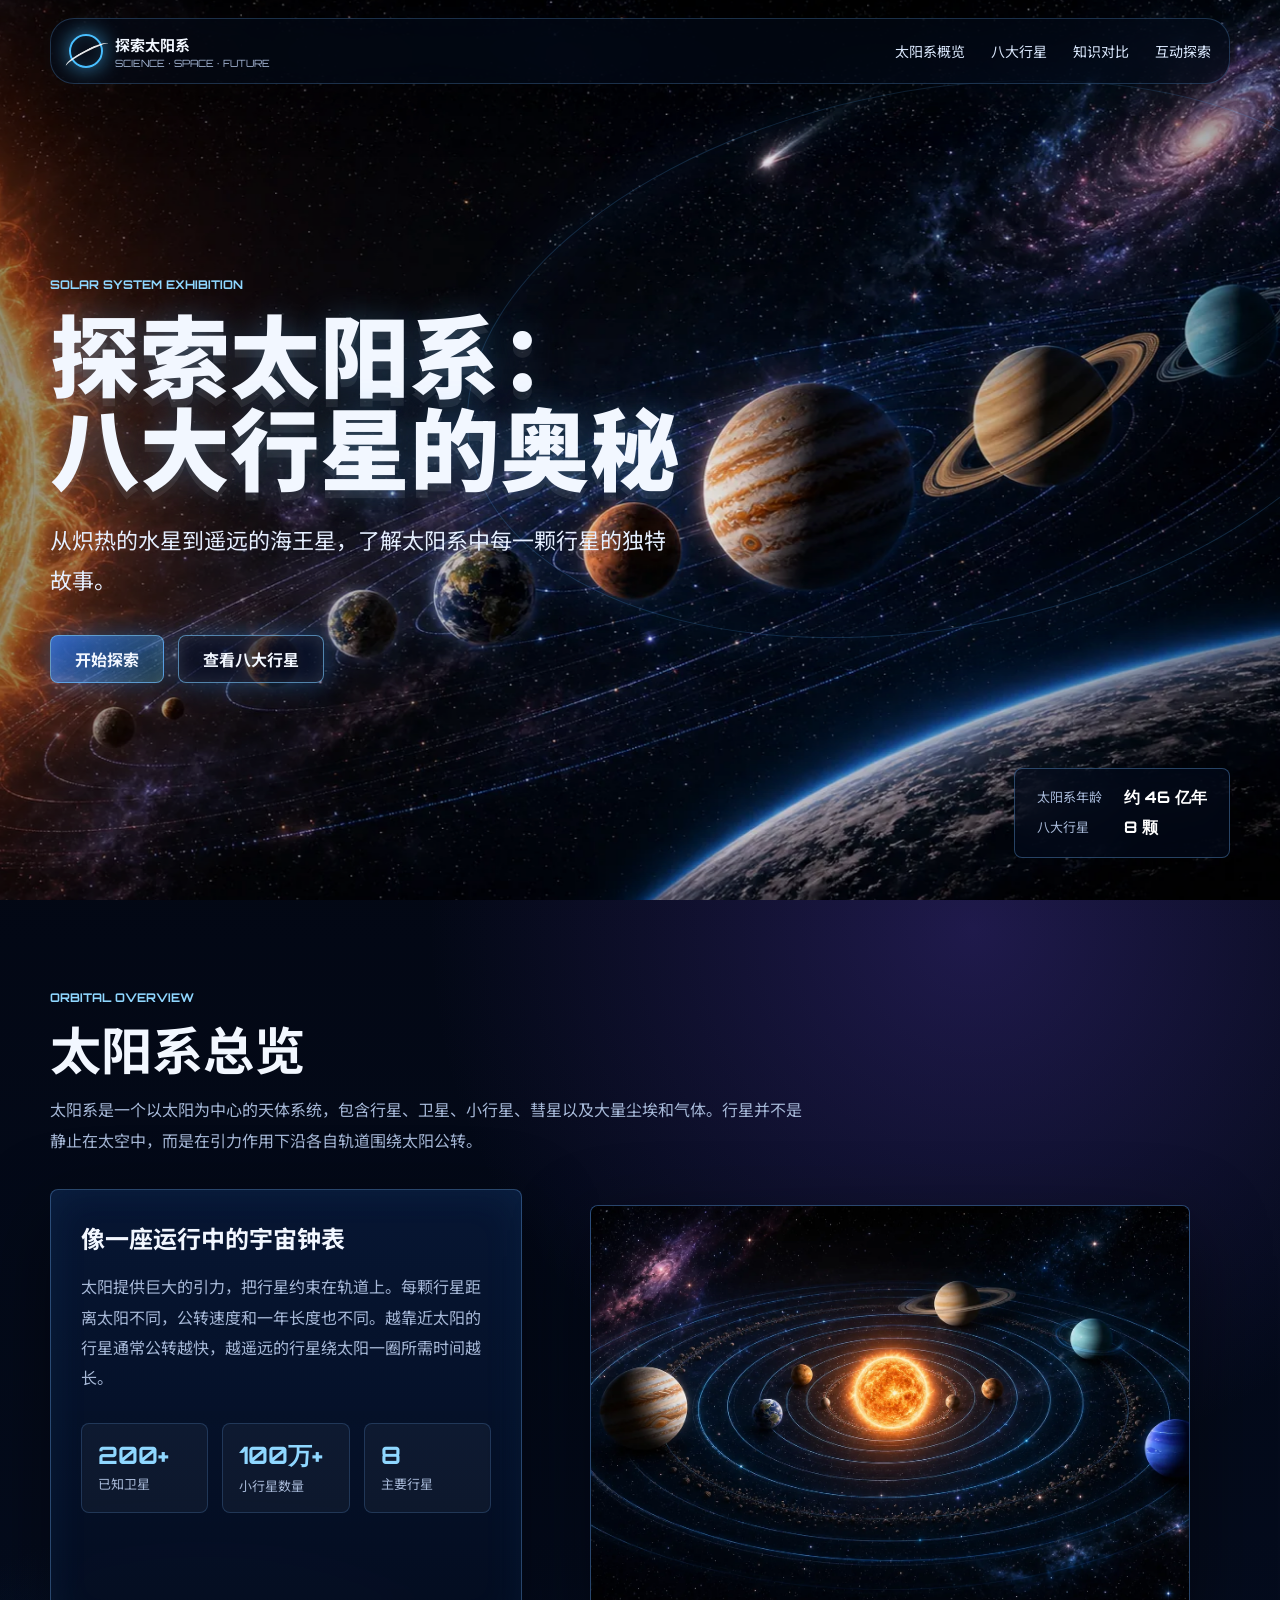
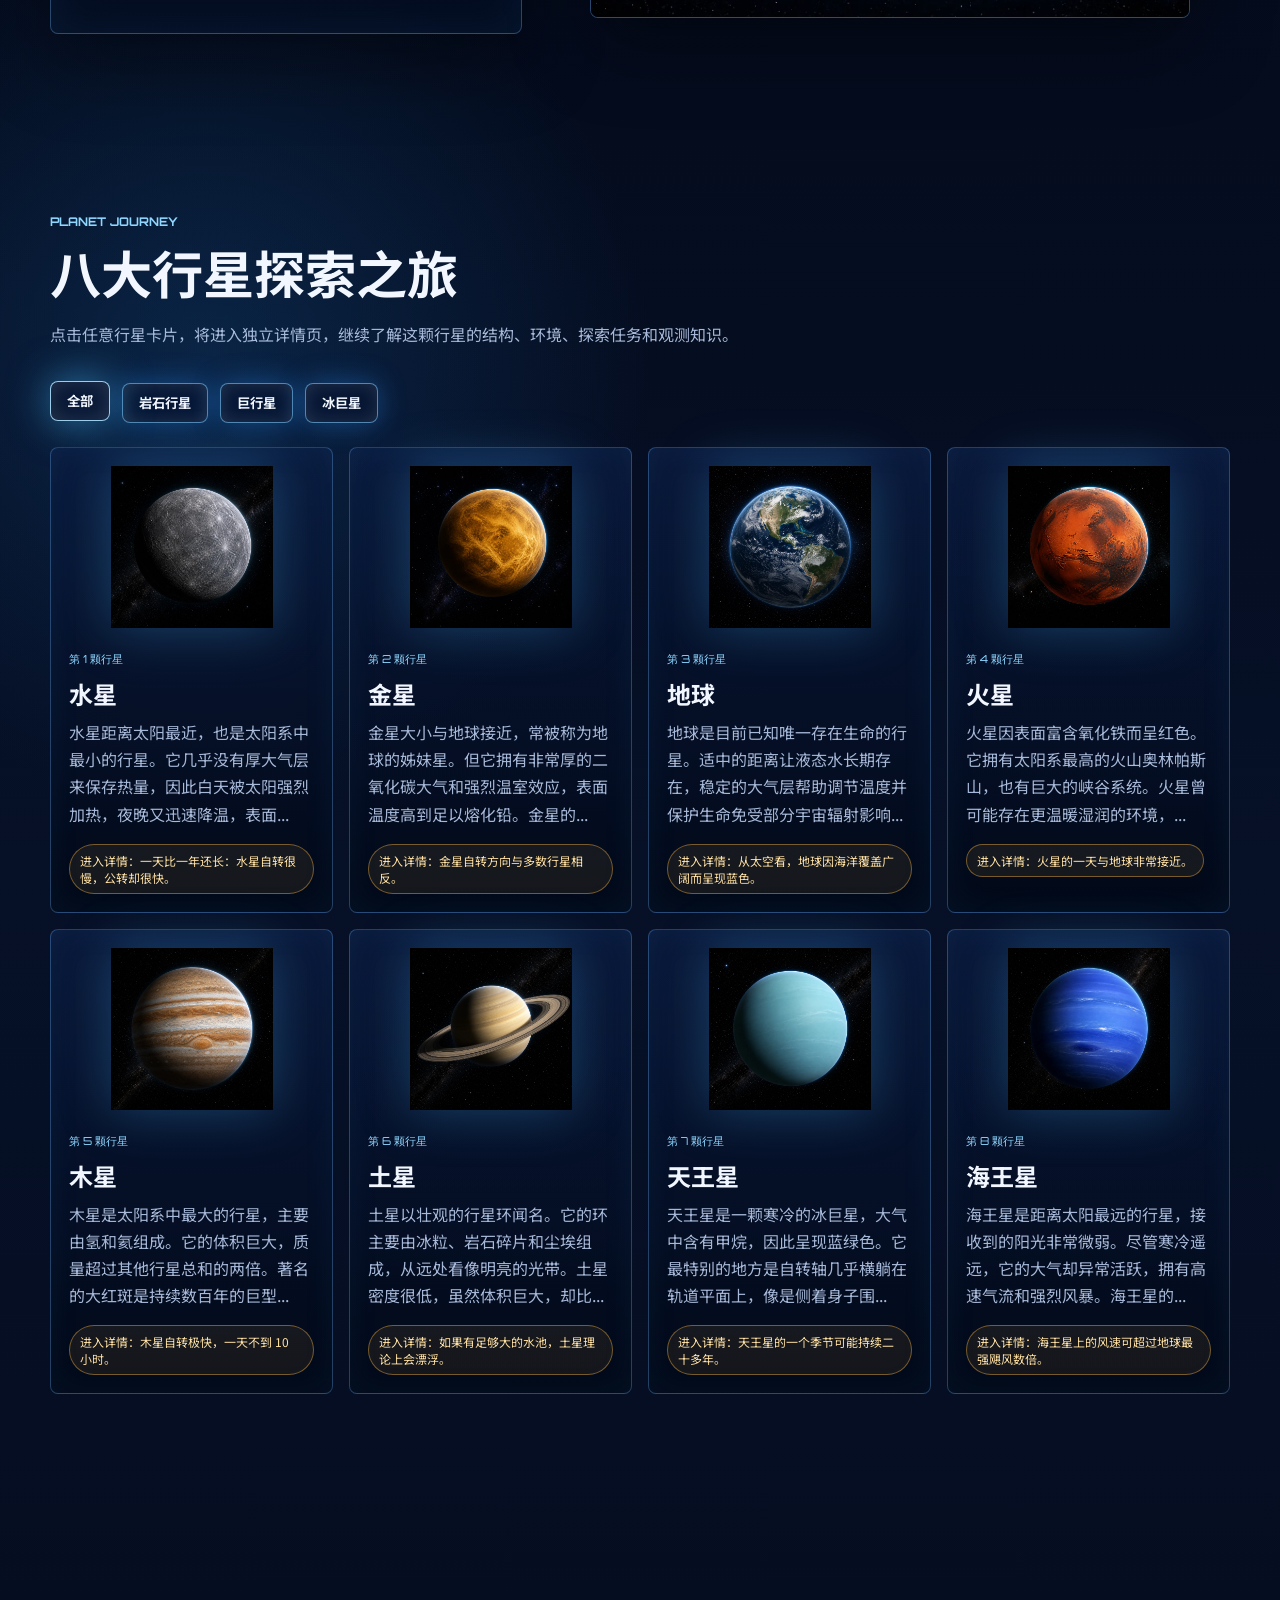
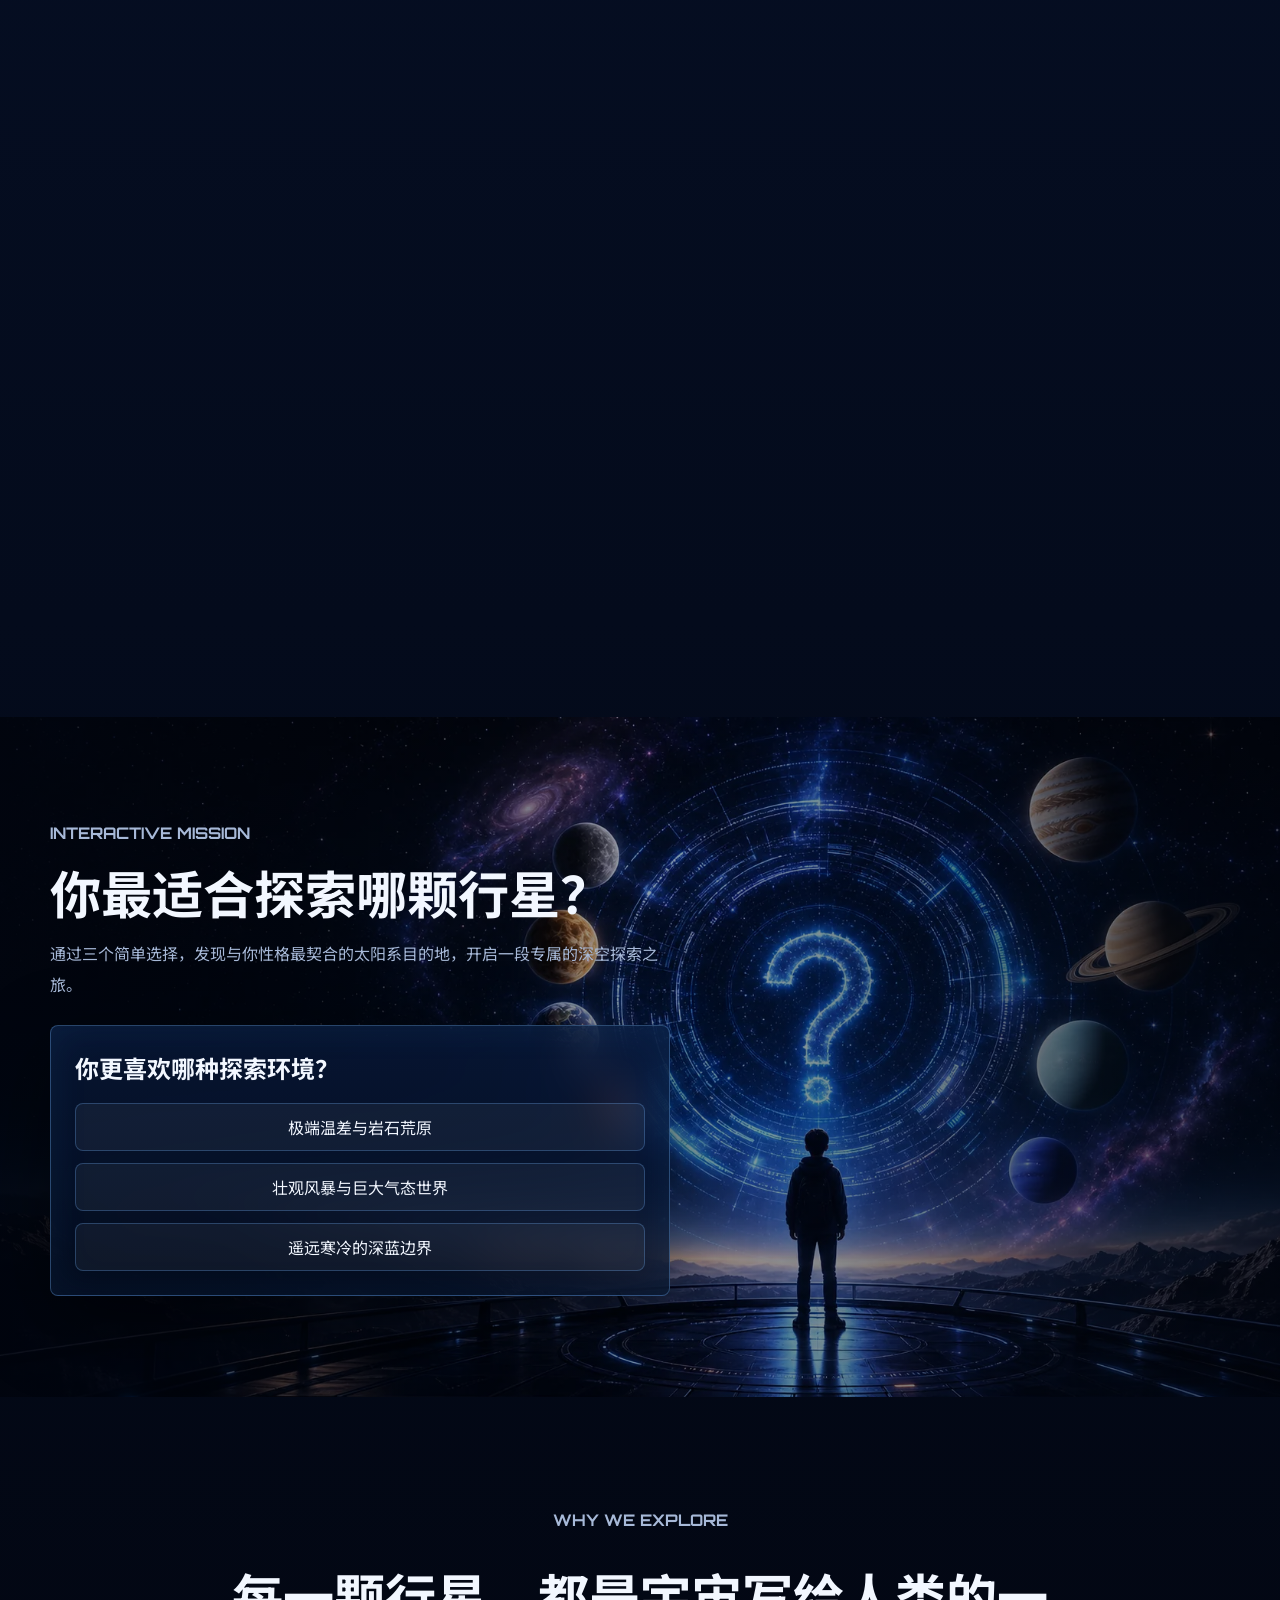
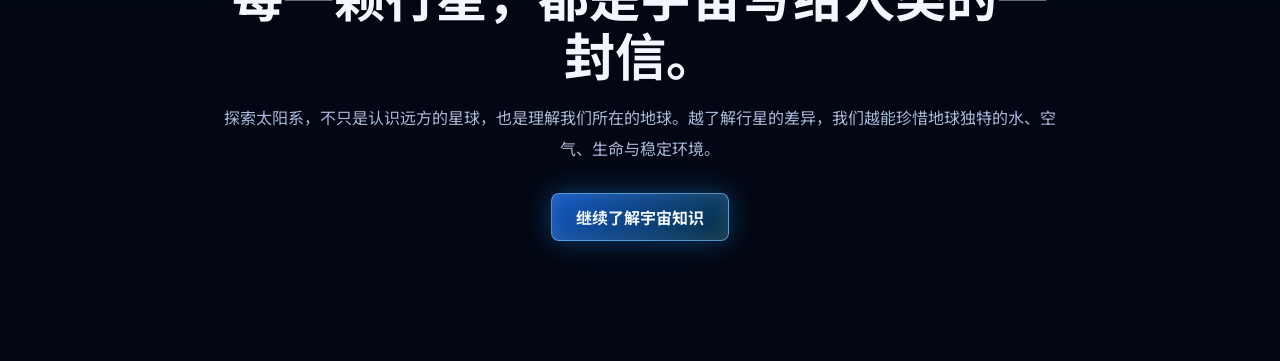
<file: index.html>
﻿<!DOCTYPE html>
<html lang="zh-CN">
  <head>
    <meta charset="UTF-8" />
    <meta name="viewport" content="width=device-width, initial-scale=1.0" />
    <title>探索太阳系：八大行星的奥秘</title>
    <link rel="preconnect" href="https://fonts.googleapis.com" />
    <link rel="preconnect" href="https://fonts.gstatic.com" crossorigin />
    <link
      href="https://fonts.googleapis.com/css2?family=Noto+Sans+SC:wght@400;500;700;900&family=Orbitron:wght@600;700;800&display=swap"
      rel="stylesheet"
    />
    <link rel="stylesheet" href="styles.css" />
  </head>
  <body>
    <div class="space-noise" aria-hidden="true"></div>
    <header class="site-header" id="top">
      <a class="brand" href="#top" aria-label="返回首页">
        <span class="brand-mark"></span>
        <span>
          <strong>探索太阳系</strong>
          <small>SCIENCE · SPACE · FUTURE</small>
        </span>
      </a>
      <button class="nav-toggle" type="button" aria-label="打开导航" aria-expanded="false">
        <span></span><span></span><span></span>
      </button>
      <nav class="site-nav" aria-label="主导航">
        <a href="#overview">太阳系概览</a>
        <a href="#planets">八大行星</a>
        <a href="#compare">知识对比</a>
        <a href="#explore">互动探索</a>
      </nav>
    </header>

    <main>
      <section class="hero">
        <div class="hero-bg" aria-hidden="true"></div>
        <div class="hero-orbits" aria-hidden="true"></div>
        <div class="hero-content reveal">
          <p class="eyebrow">SOLAR SYSTEM EXHIBITION</p>
          <h1>探索太阳系：<br />八大行星的奥秘</h1>
          <p class="hero-copy">
            从炽热的水星到遥远的海王星，了解太阳系中每一颗行星的独特故事。
          </p>
          <div class="hero-actions">
            <a class="primary-btn" href="#overview">开始探索</a>
            <a class="ghost-btn" href="#planets">查看八大行星</a>
          </div>
        </div>
        <div class="mission-panel reveal" aria-label="太阳系快速数据">
          <span>太阳系年龄</span>
          <strong>约 46 亿年</strong>
          <span>八大行星</span>
          <strong>8 颗</strong>
        </div>
      </section>

      <section class="section overview" id="overview">
        <div class="section-heading reveal">
          <p class="eyebrow">ORBITAL OVERVIEW</p>
          <h2>太阳系总览</h2>
          <p>
            太阳系是一个以太阳为中心的天体系统，包含行星、卫星、小行星、彗星以及大量尘埃和气体。行星并不是静止在太空中，而是在引力作用下沿各自轨道围绕太阳公转。
          </p>
        </div>
        <div class="overview-grid">
          <article class="overview-copy glass-card reveal">
            <h3>像一座运行中的宇宙钟表</h3>
            <p>
              太阳提供巨大的引力，把行星约束在轨道上。每颗行星距离太阳不同，公转速度和一年长度也不同。越靠近太阳的行星通常公转越快，越遥远的行星绕太阳一圈所需时间越长。
            </p>
            <div class="stat-row">
              <div><strong>200+</strong><span>已知卫星</span></div>
              <div><strong>100万+</strong><span>小行星数量</span></div>
              <div><strong>8</strong><span>主要行星</span></div>
            </div>
          </article>
          <figure class="overview-visual reveal">
            <img src="assets/solar-overview.webp" alt="太阳位于中心、八大行星沿轨道运行的太阳系示意图" loading="lazy" />
            <figcaption>行星按照距离太阳由近到远依次排列，轨道并非实物线，而是帮助理解运动路径的示意。</figcaption>
          </figure>
        </div>
      </section>

      <section class="section planets-section" id="planets">
        <div class="section-heading reveal">
          <p class="eyebrow">PLANET JOURNEY</p>
          <h2>八大行星探索之旅</h2>
          <p>点击任意行星卡片，将进入独立详情页，继续了解这颗行星的结构、环境、探索任务和观测知识。</p>
        </div>
        <div class="planet-controls reveal" aria-label="行星筛选">
          <button class="filter-btn active" data-filter="all" type="button">全部</button>
          <button class="filter-btn" data-filter="rocky" type="button">岩石行星</button>
          <button class="filter-btn" data-filter="gas" type="button">巨行星</button>
          <button class="filter-btn" data-filter="ice" type="button">冰巨星</button>
        </div>
        <div class="planet-grid" id="planetGrid"></div>
      </section>

      <section class="section compare" id="compare">
        <div class="section-heading reveal">
          <p class="eyebrow">DATA COMPARISON</p>
          <h2>知识对比区</h2>
          <p>把八大行星放在同一张表里，更容易看出距离、大小、温度和运动周期的巨大差异。</p>
        </div>
        <div class="comparison-board reveal">
          <div class="scale-panel">
            <h3>行星大小直观比较</h3>
            <div class="scale-bars" id="scaleBars"></div>
          </div>
          <div class="table-wrap">
            <table>
              <thead>
                <tr>
                  <th>行星</th>
                  <th>距离太阳</th>
                  <th>平均直径</th>
                  <th>温度</th>
                  <th>公转周期</th>
                  <th>卫星</th>
                  <th>行星环</th>
                </tr>
              </thead>
              <tbody id="planetTable"></tbody>
            </table>
          </div>
        </div>
      </section>

      <section class="section interactive" id="explore">
        <div class="quiz-bg" aria-hidden="true"></div>
        <div class="quiz-content reveal">
          <p class="eyebrow">INTERACTIVE MISSION</p>
          <h2>你最适合探索哪颗行星？</h2>
          <p>
            通过三个简单选择，发现与你性格最契合的太阳系目的地，开启一段专属的深空探索之旅。
          </p>
          <div class="quiz-card" id="quizCard">
            <h3 id="quizQuestion">你更喜欢哪种探索环境？</h3>
            <div class="quiz-options" id="quizOptions"></div>
            <div class="quiz-result" id="quizResult"></div>
          </div>
        </div>
      </section>

      <section class="section finale">
        <div class="finale-inner reveal">
          <p class="eyebrow">WHY WE EXPLORE</p>
          <h2>每一颗行星，都是宇宙写给人类的一封信。</h2>
          <p>
            探索太阳系，不只是认识远方的星球，也是理解我们所在的地球。越了解行星的差异，我们越能珍惜地球独特的水、空气、生命与稳定环境。
          </p>
          <a class="primary-btn" href="#top">继续了解宇宙知识</a>
        </div>
      </section>
    </main>

    <script src="script.js"></script>
  </body>
</html>
</file>
<file: styles.css>
﻿:root {
  color-scheme: dark;
  --bg: #020611;
  --bg-2: #06112b;
  --text: #f2f7ff;
  --muted: #a7b9d8;
  --line: rgba(111, 181, 255, 0.34);
  --line-strong: rgba(126, 203, 255, 0.62);
  --cyan: #49bfff;
  --blue: #246bff;
  --violet: #8e5dff;
  --gold: #ffb743;
  --glass: rgba(7, 18, 43, 0.62);
  --glass-strong: rgba(9, 23, 55, 0.82);
  --shadow: 0 24px 80px rgba(0, 0, 0, 0.45);
}

* {
  box-sizing: border-box;
}

html {
  scroll-behavior: smooth;
}

body {
  margin: 0;
  font-family: "Noto Sans SC", system-ui, sans-serif;
  color: var(--text);
  background:
    radial-gradient(circle at 76% 18%, rgba(85, 60, 180, 0.34), transparent 34rem),
    radial-gradient(circle at 16% 38%, rgba(27, 112, 190, 0.24), transparent 28rem),
    linear-gradient(180deg, #01030a 0%, #061027 48%, #020611 100%);
  overflow-x: hidden;
}

a {
  color: inherit;
  text-decoration: none;
}

img {
  display: block;
  width: 100%;
}

.space-noise {
  position: fixed;
  inset: 0;
  pointer-events: none;
  z-index: -2;
  background-image:
    radial-gradient(circle, rgba(255, 255, 255, 0.78) 0 1px, transparent 1.5px),
    radial-gradient(circle, rgba(92, 178, 255, 0.45) 0 1px, transparent 1.5px);
  background-size: 82px 82px, 137px 137px;
  opacity: 0.22;
  animation: starDrift 28s linear infinite;
}

.site-header {
  position: fixed;
  top: 18px;
  left: 50%;
  transform: translateX(-50%);
  width: min(1180px, calc(100% - 32px));
  z-index: 10;
  display: flex;
  align-items: center;
  justify-content: space-between;
  padding: 14px 18px;
  border: 1px solid rgba(111, 181, 255, 0.24);
  border-radius: 24px;
  background: rgba(3, 10, 25, 0.62);
  backdrop-filter: blur(18px);
  box-shadow: 0 16px 54px rgba(0, 0, 0, 0.32);
}

.brand {
  display: flex;
  align-items: center;
  gap: 12px;
}

.brand-mark {
  width: 34px;
  height: 34px;
  border: 2px solid var(--cyan);
  border-radius: 50%;
  box-shadow: 0 0 22px rgba(73, 191, 255, 0.72), inset 0 0 18px rgba(73, 191, 255, 0.18);
  position: relative;
}

.brand-mark::after {
  content: "";
  position: absolute;
  left: -8px;
  top: 14px;
  width: 48px;
  height: 8px;
  border-top: 2px solid rgba(255, 255, 255, 0.9);
  border-radius: 50%;
  transform: rotate(-28deg);
}

.brand strong {
  display: block;
  font-size: 15px;
  letter-spacing: 0;
}

.brand small {
  display: block;
  margin-top: 2px;
  color: var(--muted);
  font-family: "Orbitron", sans-serif;
  font-size: 10px;
}

.site-nav {
  display: flex;
  align-items: center;
  gap: 26px;
  color: #dceaff;
  font-size: 14px;
}

.site-nav a {
  position: relative;
  padding: 8px 0;
}

.site-nav a::after {
  content: "";
  position: absolute;
  left: 0;
  right: 0;
  bottom: 0;
  height: 2px;
  background: linear-gradient(90deg, transparent, var(--cyan), transparent);
  transform: scaleX(0);
  transition: transform 0.24s ease;
}

.site-nav a:hover::after {
  transform: scaleX(1);
}

.nav-toggle {
  display: none;
  width: 42px;
  height: 42px;
  border: 1px solid var(--line);
  border-radius: 14px;
  background: rgba(255, 255, 255, 0.05);
}

.nav-toggle span {
  display: block;
  width: 18px;
  height: 2px;
  margin: 4px auto;
  background: var(--text);
}

.hero {
  min-height: 100vh;
  position: relative;
  display: grid;
  align-items: center;
  padding: 150px max(24px, calc((100vw - 1180px) / 2)) 90px;
  overflow: hidden;
}

.hero-bg {
  position: absolute;
  inset: 0;
  background-image: linear-gradient(90deg, rgba(0, 0, 0, 0.42), rgba(0, 0, 0, 0.04) 52%, rgba(0, 0, 0, 0.3)), url("assets/hero-cosmic.webp");
  background-size: cover;
  background-position: center;
  transform: scale(1.02);
  z-index: -2;
}

.hero-orbits {
  position: absolute;
  inset: 10% -10% auto auto;
  width: 74vw;
  height: 42vw;
  border: 1px solid rgba(79, 171, 255, 0.22);
  border-radius: 50%;
  transform: rotate(-11deg);
  box-shadow: inset 0 0 70px rgba(55, 154, 255, 0.08), 0 0 60px rgba(55, 154, 255, 0.08);
  pointer-events: none;
}

.hero-content {
  max-width: 760px;
  position: relative;
  z-index: 1;
}

.eyebrow {
  margin: 0 0 14px;
  color: #8fd7ff;
  font-family: "Orbitron", sans-serif;
  font-size: 12px;
  font-weight: 700;
  letter-spacing: 0;
  text-transform: uppercase;
}

h1,
h2,
h3 {
  margin: 0;
  letter-spacing: 0;
}

h1 {
  font-size: clamp(46px, 7vw, 96px);
  line-height: 1.04;
  font-weight: 900;
  text-shadow: 0 0 30px rgba(90, 182, 255, 0.28), 0 8px 0 rgba(255, 255, 255, 0.08);
}

.hero-copy {
  width: min(620px, 100%);
  margin: 28px 0 0;
  color: #e5efff;
  font-size: clamp(17px, 2vw, 22px);
  line-height: 1.8;
}

.hero-actions {
  display: flex;
  flex-wrap: wrap;
  gap: 14px;
  margin-top: 36px;
}

.primary-btn,
.ghost-btn,
.filter-btn {
  display: inline-flex;
  align-items: center;
  justify-content: center;
  min-height: 48px;
  padding: 0 24px;
  border: 1px solid var(--line-strong);
  border-radius: 8px;
  color: var(--text);
  font-weight: 700;
  background: linear-gradient(135deg, rgba(26, 116, 255, 0.74), rgba(30, 202, 255, 0.22));
  box-shadow: 0 0 28px rgba(42, 148, 255, 0.38), inset 0 0 18px rgba(255, 255, 255, 0.12);
  transition: transform 0.24s ease, box-shadow 0.24s ease, border-color 0.24s ease;
}

.primary-btn:hover,
.ghost-btn:hover,
.filter-btn:hover,
.filter-btn.active {
  transform: translateY(-2px);
  border-color: rgba(172, 225, 255, 0.9);
  box-shadow: 0 0 42px rgba(73, 191, 255, 0.58), inset 0 0 22px rgba(255, 255, 255, 0.14);
}

.ghost-btn,
.filter-btn {
  background: rgba(5, 19, 47, 0.62);
}

.mission-panel {
  position: absolute;
  right: max(24px, calc((100vw - 1180px) / 2));
  bottom: 42px;
  display: grid;
  grid-template-columns: auto auto;
  gap: 8px 22px;
  padding: 18px 22px;
  border: 1px solid var(--line);
  border-radius: 8px;
  background: rgba(3, 12, 30, 0.58);
  backdrop-filter: blur(16px);
}

.mission-panel span {
  color: var(--muted);
  font-size: 13px;
}

.mission-panel strong {
  color: #ffffff;
  font-family: "Orbitron", sans-serif;
}

.section {
  position: relative;
  padding: 90px max(24px, calc((100vw - 1180px) / 2));
}

.section-heading {
  max-width: 760px;
  margin-bottom: 34px;
}

.section-heading h2,
.finale h2,
.quiz-content h2 {
  font-size: clamp(30px, 4vw, 52px);
  line-height: 1.16;
}

.section-heading p:not(.eyebrow),
.finale p,
.quiz-content p {
  color: var(--muted);
  font-size: 16px;
  line-height: 1.9;
}

.overview-grid {
  display: grid;
  grid-template-columns: minmax(0, 0.82fr) minmax(0, 1.18fr);
  gap: 28px;
  align-items: stretch;
}

.glass-card,
.overview-visual,
.comparison-board,
.quiz-card {
  border: 1px solid var(--line);
  border-radius: 8px;
  background: linear-gradient(180deg, rgba(9, 26, 60, 0.76), rgba(4, 13, 32, 0.78));
  box-shadow: var(--shadow), inset 0 0 42px rgba(62, 168, 255, 0.08);
  backdrop-filter: blur(18px);
}

.overview-copy {
  padding: 30px;
}

.overview-copy h3,
.scale-panel h3,
.quiz-card h3 {
  font-size: 24px;
  margin-bottom: 16px;
}

.overview-copy p {
  color: var(--muted);
  line-height: 1.9;
}

.stat-row {
  display: grid;
  grid-template-columns: repeat(3, 1fr);
  gap: 14px;
  margin-top: 30px;
}

.stat-row div {
  padding: 16px;
  border: 1px solid rgba(111, 181, 255, 0.2);
  border-radius: 8px;
  background: rgba(255, 255, 255, 0.04);
}

.stat-row strong {
  display: block;
  color: #8fd7ff;
  font-family: "Orbitron", sans-serif;
  font-size: 24px;
}

.stat-row span {
  color: var(--muted);
  font-size: 13px;
}

.overview-visual {
  overflow: hidden;
}

.overview-visual img {
  height: 100%;
  min-height: 360px;
  object-fit: cover;
}

.overview-visual figcaption {
  margin: 0;
  padding: 14px 18px 18px;
  color: var(--muted);
  font-size: 13px;
}

.planet-controls {
  display: flex;
  flex-wrap: wrap;
  gap: 12px;
  margin-bottom: 24px;
}

.filter-btn {
  min-height: 40px;
  padding: 0 16px;
  cursor: pointer;
  font-family: inherit;
}

.planet-grid {
  display: grid;
  grid-template-columns: repeat(4, minmax(0, 1fr));
  gap: 16px;
}

.planet-card {
  display: block;
  min-height: 340px;
  padding: 18px;
  border: 1px solid rgba(111, 181, 255, 0.32);
  border-radius: 8px;
  color: inherit;
  background: linear-gradient(180deg, rgba(11, 27, 63, 0.78), rgba(2, 8, 22, 0.86));
  box-shadow: inset 0 0 34px rgba(73, 191, 255, 0.06);
  cursor: pointer;
  text-align: left;
  transition: transform 0.25s ease, border-color 0.25s ease, box-shadow 0.25s ease;
}

.planet-card:hover,
.planet-card.active {
  transform: translateY(-8px);
  border-color: rgba(135, 220, 255, 0.86);
  box-shadow: 0 18px 52px rgba(41, 151, 255, 0.24), inset 0 0 42px rgba(73, 191, 255, 0.12);
}

.planet-card img {
  height: 162px;
  object-fit: contain;
  margin-bottom: 16px;
  filter: drop-shadow(0 0 26px rgba(73, 191, 255, 0.28));
  transition: transform 0.8s ease;
}

.planet-card:hover img {
  transform: scale(1.08) rotate(4deg);
}

.planet-card small {
  color: #8fd7ff;
  font-family: "Orbitron", sans-serif;
  font-size: 11px;
}

.planet-card h3 {
  margin: 8px 0 8px;
  font-size: 24px;
}

.planet-card p {
  margin: 0;
  color: var(--muted);
  line-height: 1.7;
}

.fact-pill {
  display: inline-flex;
  margin-top: 16px;
  padding: 7px 10px;
  border: 1px solid rgba(255, 183, 67, 0.42);
  border-radius: 999px;
  color: #ffe1a3;
  background: rgba(255, 183, 67, 0.08);
  font-size: 12px;
}

.planet-detail {
  display: none;
  margin-top: 20px;
  padding: 26px;
}

.back-link {
  display: inline-flex;
  margin-bottom: 18px;
  color: #b9dcff;
  font-size: 14px;
}

.back-link:hover {
  color: #ffffff;
}

.planet-hero {
  min-height: 100vh;
  position: relative;
  display: grid;
  grid-template-columns: minmax(0, 0.95fr) minmax(320px, 0.8fr);
  gap: 40px;
  align-items: center;
  padding: 150px max(24px, calc((100vw - 1180px) / 2)) 86px;
  overflow: hidden;
}

.planet-hero-bg {
  position: absolute;
  inset: 0;
  z-index: -2;
  background:
    radial-gradient(circle at 72% 36%, rgba(73, 191, 255, 0.18), transparent 25rem),
    radial-gradient(circle at 22% 28%, rgba(142, 93, 255, 0.26), transparent 28rem),
    linear-gradient(135deg, rgba(4, 11, 28, 0.95), rgba(4, 9, 22, 0.76)),
    url("assets/hero-cosmic.webp");
  background-size: cover;
  background-position: center;
}

.planet-hero-bg::after {
  content: "";
  position: absolute;
  inset: 14% -18% auto auto;
  width: 78vw;
  height: 42vw;
  border: 1px solid rgba(112, 192, 255, 0.2);
  border-radius: 50%;
  transform: rotate(-13deg);
  box-shadow: inset 0 0 60px rgba(73, 191, 255, 0.08);
}

.planet-hero-copy {
  position: relative;
  z-index: 1;
}

.planet-hero h1 {
  font-size: clamp(64px, 10vw, 136px);
  line-height: 0.95;
}

.planet-order {
  margin: 14px 0 0;
  color: #8fd7ff;
  font-family: "Orbitron", "Noto Sans SC", sans-serif;
  font-weight: 700;
}

.planet-hero-visual {
  position: relative;
  margin: 0;
  padding: 26px;
  border: 1px solid rgba(111, 181, 255, 0.26);
  border-radius: 8px;
  background: radial-gradient(circle at center, rgba(73, 191, 255, 0.12), rgba(5, 14, 34, 0.52));
  box-shadow: var(--shadow), inset 0 0 60px rgba(73, 191, 255, 0.09);
}

.planet-hero-visual img {
  aspect-ratio: 1;
  object-fit: contain;
  filter: drop-shadow(0 0 42px rgba(73, 191, 255, 0.38));
  animation: planetFloat 7s ease-in-out infinite;
}

.planet-hero-visual figcaption {
  margin-top: 18px;
  color: #d6e7ff;
  text-align: center;
  font-size: 14px;
}

.planet-theme-hot .planet-hero-bg {
  background:
    radial-gradient(circle at 76% 34%, rgba(255, 183, 67, 0.22), transparent 24rem),
    radial-gradient(circle at 20% 20%, rgba(142, 93, 255, 0.2), transparent 28rem),
    linear-gradient(135deg, rgba(16, 8, 22, 0.95), rgba(4, 9, 22, 0.78)),
    url("assets/hero-cosmic.webp");
}

.planet-theme-red .planet-hero-bg {
  background:
    radial-gradient(circle at 76% 34%, rgba(235, 83, 50, 0.25), transparent 24rem),
    radial-gradient(circle at 20% 20%, rgba(73, 191, 255, 0.14), transparent 28rem),
    linear-gradient(135deg, rgba(18, 8, 8, 0.95), rgba(4, 9, 22, 0.78)),
    url("assets/hero-cosmic.webp");
}

.planet-theme-ring .planet-hero-bg,
.planet-theme-giant .planet-hero-bg {
  background:
    radial-gradient(circle at 76% 34%, rgba(255, 183, 67, 0.22), transparent 25rem),
    radial-gradient(circle at 20% 20%, rgba(73, 191, 255, 0.18), transparent 28rem),
    linear-gradient(135deg, rgba(11, 9, 21, 0.95), rgba(4, 9, 22, 0.78)),
    url("assets/hero-cosmic.webp");
}

.planet-theme-life .planet-hero-bg,
.planet-theme-tilt .planet-hero-bg,
.planet-theme-deep .planet-hero-bg {
  background:
    radial-gradient(circle at 76% 34%, rgba(42, 148, 255, 0.28), transparent 25rem),
    radial-gradient(circle at 20% 20%, rgba(89, 255, 218, 0.12), transparent 28rem),
    linear-gradient(135deg, rgba(4, 11, 28, 0.95), rgba(4, 9, 22, 0.78)),
    url("assets/hero-cosmic.webp");
}

.detail-section {
  padding-top: 86px;
}

.detail-stat-grid {
  display: grid;
  grid-template-columns: repeat(3, minmax(0, 1fr));
  gap: 14px;
}

.detail-stat-grid div {
  min-height: 112px;
  padding: 20px;
  border: 1px solid rgba(111, 181, 255, 0.26);
  border-radius: 8px;
  background: linear-gradient(180deg, rgba(10, 28, 66, 0.7), rgba(5, 13, 31, 0.74));
  box-shadow: inset 0 0 34px rgba(73, 191, 255, 0.06);
}

.detail-stat-grid span {
  display: block;
  color: var(--muted);
  font-size: 13px;
}

.detail-stat-grid strong {
  display: block;
  margin-top: 10px;
  color: #ffffff;
  font-family: "Orbitron", "Noto Sans SC", sans-serif;
  font-size: clamp(18px, 2vw, 26px);
}

.story-grid {
  display: grid;
  grid-template-columns: repeat(3, minmax(0, 1fr));
  gap: 18px;
}

.story-card {
  padding: 28px;
}

.story-index {
  display: inline-flex;
  margin-bottom: 22px;
  color: rgba(143, 215, 255, 0.72);
  font-family: "Orbitron", sans-serif;
  font-size: 13px;
}

.story-card h2,
.mission-detail h2 {
  margin-bottom: 16px;
  font-size: clamp(22px, 2.2vw, 32px);
}

.story-card p,
.mission-detail p {
  color: var(--muted);
  line-height: 1.9;
}

.mission-detail-grid {
  display: grid;
  grid-template-columns: repeat(3, minmax(0, 1fr));
  gap: 18px;
}

.mission-detail-grid article {
  padding: 26px;
}

.quiz-mini .answer {
  display: none;
  margin-top: 16px;
  color: #ffe1a3;
}

.quiz-mini .answer.visible-answer {
  display: block;
}

.planet-navigation {
  display: flex;
  flex-wrap: wrap;
  justify-content: center;
  gap: 14px;
  padding-top: 24px;
}

@keyframes planetFloat {
  0%,
  100% {
    transform: translateY(0) rotate(0deg);
  }
  50% {
    transform: translateY(-10px) rotate(2deg);
  }
}

.planet-detail.open {
  display: grid;
  grid-template-columns: 0.72fr 1.28fr;
  gap: 24px;
  align-items: center;
}

.planet-detail img {
  max-height: 280px;
  object-fit: contain;
  filter: drop-shadow(0 0 34px rgba(73, 191, 255, 0.35));
}

.detail-facts {
  display: grid;
  grid-template-columns: repeat(3, minmax(0, 1fr));
  gap: 10px;
  margin-top: 18px;
}

.detail-facts div {
  padding: 12px;
  border: 1px solid rgba(111, 181, 255, 0.2);
  border-radius: 8px;
  background: rgba(255, 255, 255, 0.04);
}

.detail-facts span {
  display: block;
  color: var(--muted);
  font-size: 12px;
}

.detail-facts strong {
  display: block;
  margin-top: 4px;
  font-size: 14px;
}

.comparison-board {
  display: grid;
  grid-template-columns: 0.8fr 1.2fr;
  gap: 22px;
  padding: 22px;
}

.scale-panel {
  padding: 8px 6px;
}

.scale-bars {
  display: grid;
  gap: 12px;
  margin-top: 20px;
}

.scale-row {
  display: grid;
  grid-template-columns: 68px 1fr 76px;
  align-items: center;
  gap: 12px;
  color: var(--muted);
  font-size: 13px;
}

.scale-line {
  height: 10px;
  border-radius: 999px;
  background: linear-gradient(90deg, var(--cyan), var(--violet), var(--gold));
  box-shadow: 0 0 18px rgba(73, 191, 255, 0.28);
}

.table-wrap {
  overflow-x: auto;
}

table {
  width: 100%;
  min-width: 760px;
  border-collapse: collapse;
  color: #dbeaff;
  font-size: 14px;
}

th,
td {
  padding: 14px 12px;
  border-bottom: 1px solid rgba(111, 181, 255, 0.18);
  text-align: left;
  white-space: nowrap;
}

th {
  color: #8fd7ff;
  font-family: "Orbitron", "Noto Sans SC", sans-serif;
  font-size: 12px;
}

.interactive {
  min-height: 680px;
  display: grid;
  align-items: center;
  overflow: hidden;
}

.quiz-bg {
  position: absolute;
  inset: 0;
  z-index: -1;
  background-image: linear-gradient(90deg, rgba(1, 5, 15, 0.88), rgba(1, 5, 15, 0.35), rgba(1, 5, 15, 0.68)), url("assets/quiz-gate.webp");
  background-size: cover;
  background-position: center;
}

.quiz-content {
  max-width: 620px;
}

.quiz-card {
  margin-top: 26px;
  padding: 24px;
}

.quiz-options {
  display: grid;
  gap: 12px;
  margin-top: 18px;
}

.quiz-options button {
  min-height: 48px;
  border: 1px solid rgba(111, 181, 255, 0.28);
  border-radius: 8px;
  color: var(--text);
  background: rgba(255, 255, 255, 0.05);
  font: inherit;
  cursor: pointer;
  transition: transform 0.2s ease, border-color 0.2s ease, background 0.2s ease;
}

.quiz-options button:hover {
  transform: translateX(4px);
  border-color: var(--line-strong);
  background: rgba(73, 191, 255, 0.12);
}

.quiz-result {
  display: none;
  margin-top: 18px;
  padding: 16px;
  border: 1px solid rgba(255, 183, 67, 0.44);
  border-radius: 8px;
  color: #ffe9bd;
  background: rgba(255, 183, 67, 0.1);
  line-height: 1.8;
}

.finale {
  text-align: center;
  padding-bottom: 120px;
}

.finale-inner {
  width: min(860px, 100%);
  margin: 0 auto;
}

.finale p {
  margin: 18px auto 30px;
}

.reveal {
  opacity: 0;
  transform: translateY(24px);
  transition: opacity 0.7s ease, transform 0.7s ease;
}

.reveal.visible {
  opacity: 1;
  transform: translateY(0);
}

@keyframes starDrift {
  from {
    background-position: 0 0, 0 0;
  }
  to {
    background-position: 82px 164px, -137px 274px;
  }
}

@media (max-width: 960px) {
  .site-header {
    top: 10px;
  }

  .nav-toggle {
    display: block;
  }

  .site-nav {
    position: absolute;
    top: calc(100% + 10px);
    left: 0;
    right: 0;
    display: none;
    flex-direction: column;
    align-items: stretch;
    gap: 0;
    padding: 12px;
    border: 1px solid var(--line);
    border-radius: 18px;
    background: rgba(3, 10, 25, 0.94);
  }

  .site-nav.open {
    display: flex;
  }

  .site-nav a {
    padding: 12px;
  }

  .hero {
    min-height: 820px;
    padding-top: 132px;
  }

  .mission-panel {
    position: static;
    width: fit-content;
    margin-top: 40px;
  }

  .overview-grid,
  .comparison-board,
  .planet-detail.open,
  .planet-hero,
  .story-grid,
  .mission-detail-grid {
    grid-template-columns: 1fr;
  }

  .planet-grid {
    grid-template-columns: repeat(2, minmax(0, 1fr));
  }

  .detail-stat-grid {
    grid-template-columns: repeat(2, minmax(0, 1fr));
  }
}

@media (max-width: 620px) {
  .site-header {
    width: calc(100% - 20px);
    padding: 12px;
  }

  .brand small {
    display: none;
  }

  .hero {
    min-height: 760px;
    padding-left: 18px;
    padding-right: 18px;
  }

  h1 {
    font-size: 42px;
  }

  .hero-copy {
    font-size: 16px;
  }

  .section {
    padding: 64px 18px;
  }

  .planet-grid,
  .detail-facts,
  .stat-row,
  .detail-stat-grid {
    grid-template-columns: 1fr;
  }

  .planet-card {
    min-height: auto;
  }

  .planet-hero {
    min-height: 860px;
    padding: 132px 18px 64px;
  }

  .planet-hero h1 {
    font-size: 58px;
  }
}
</file>
